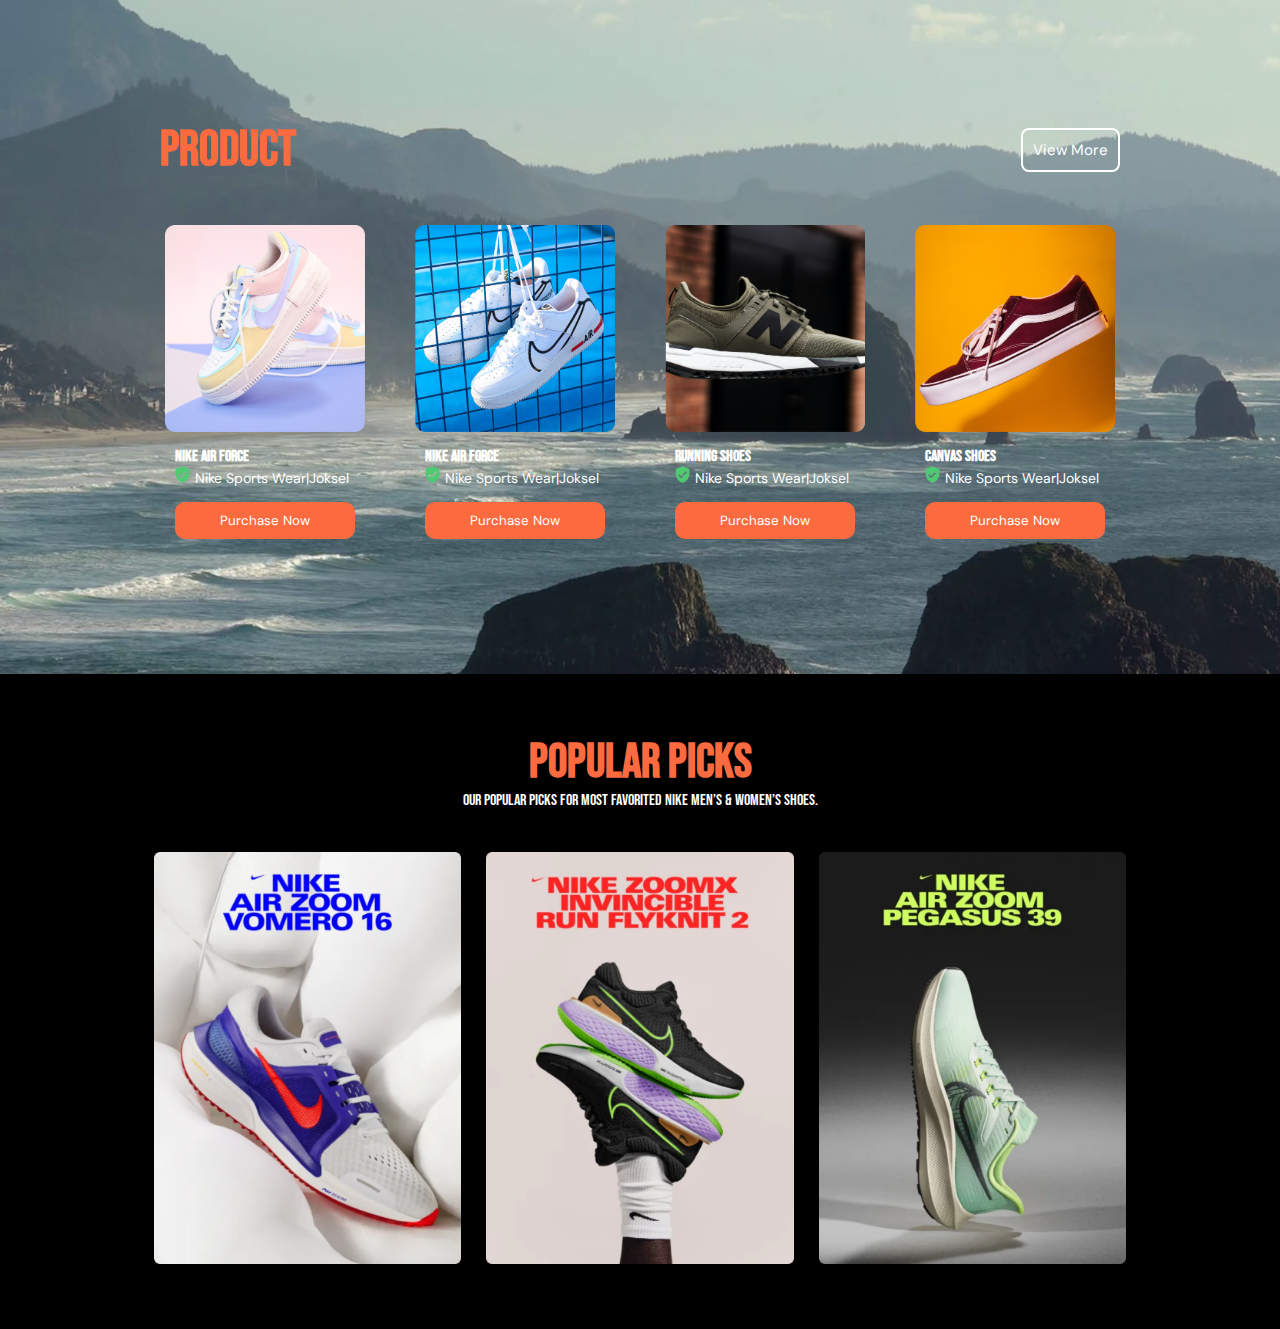
<file: index-rafhi.html>
<!DOCTYPE html>
<html lang="en">

<head>
    <meta charset="UTF-8">
    <meta http-equiv="X-UA-Compatible" content="IE=edge">
    <meta name="viewport" content="width=device-width, initial-scale=1.0">

    <!-- Website -->
    <title>Parralax Website</title>
    <link rel="icon" href="Assets/logo.png" type="image/x-icon" />
    <!-- CSS -->
    <link rel="stylesheet" href="style-rafhi.css">
</head>

<body>

    <section class="product">
        <div class="product-head">
            <div class="container">
                <h1>PRODUCT</h1>
                <div class="btn">
                    <a href="">View More</a>
                </div>
            </div>
        </div>
        
        <div class="row">
            <div class="card">
                <img src="Assets/card1.png" alt="" style="width: 200px;">
                <div class="product-desc">
                    <h4><b>NIKE AIR FORCE</b></h4>
                    <p><img src="Assets/Vector.svg" alt="" style="width: 15px;">Nike Sports Wear|Joksel</p>
                    <button>Purchase Now</button>
                </div>
            </div>
            <div class="card">
                <img src="Assets/card2.png" alt="" style="width: 200px;">
                <div class="product-desc">
                    <h4><b>NIKE AIR FORCE</b></h4>
                    <p><img src="Assets/Vector.svg" alt="" style="width: 15px;">Nike Sports Wear|Joksel</p>
                    <button>Purchase Now</button>
                </div>
            </div>
            <div class="card">
                <img src="Assets/card3.png" alt="" style="width: 200px;">
                <div class="product-desc">
                    <h4><b>RUNNING SHOES</b></h4>
                    <p><img src="Assets/Vector.svg" alt="" style="width: 15px;">Nike Sports Wear|Joksel</p>
                    <button>Purchase Now</button>
                </div>
            </div>
            <div class="card">
                <img src="Assets/card4.png" alt="" style="width: 200px;">
                <div class="product-desc">
                    <h4><b>CANVAS SHOES</b></h4>
                    <p><img src="Assets/Vector.svg" alt="" style="width: 15px;">Nike Sports Wear|Joksel</p>
                    <button>Purchase Now</button>
                </div>
            </div>
        </div> 
    </section>

    <section class="popular">
        <div class="container">
            <article>
                <div>
                    <h1>POPULAR PICKS</h1>
                    <p>
                        Our popular picks for most favorited Nike Men’s & Women’s shoes.
                    </p>
                </div>
            </article>
            <div class="popular-lists">
                <figure>
                    <img src="Assets/cardproduct1.png" alt="" />
                </figure>
                <figure>
                    <img src="Assets/cardproduct2.png" alt="" />
                </figure>
                <figure>
                    <img src="Assets/cardproduct3.png" alt="" />
                </figure>
            </div>
        </div>
    </section>

    <script src="js/script.js"></script>
</body>

</html>
</file>
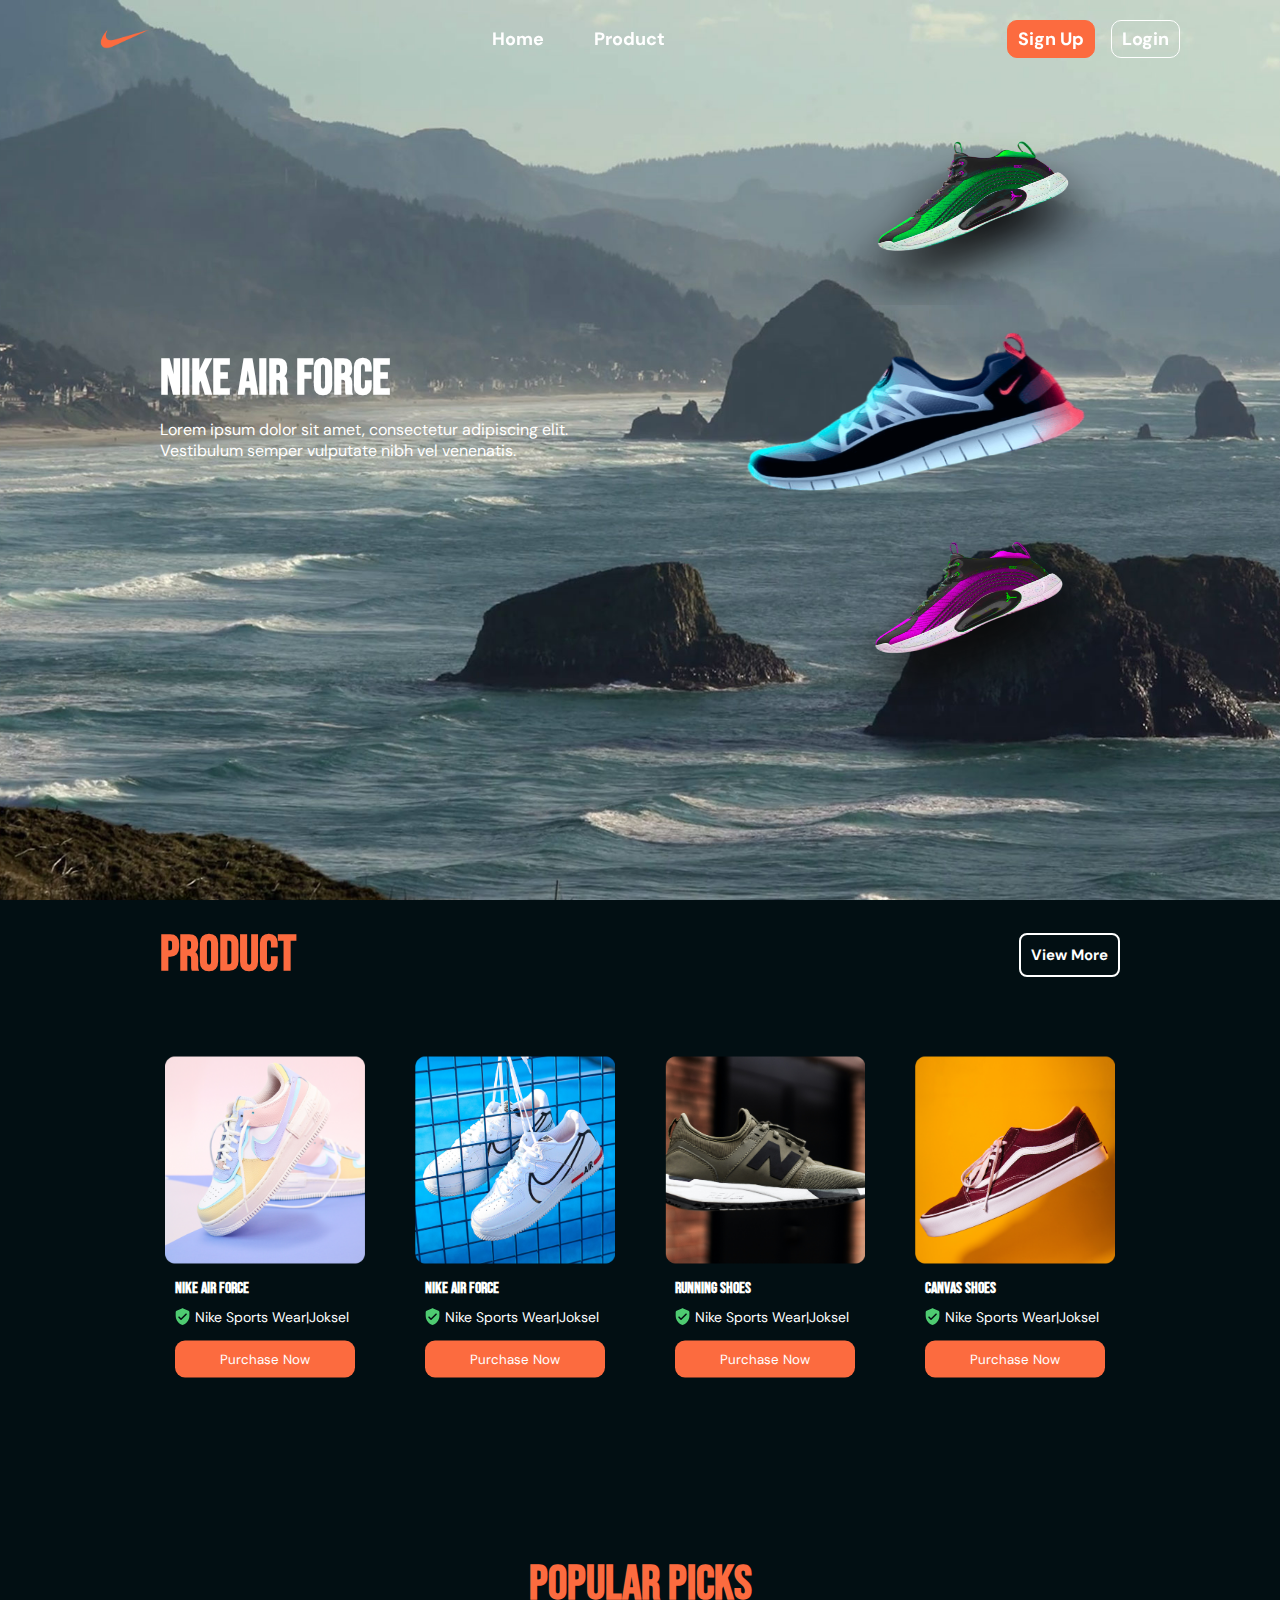
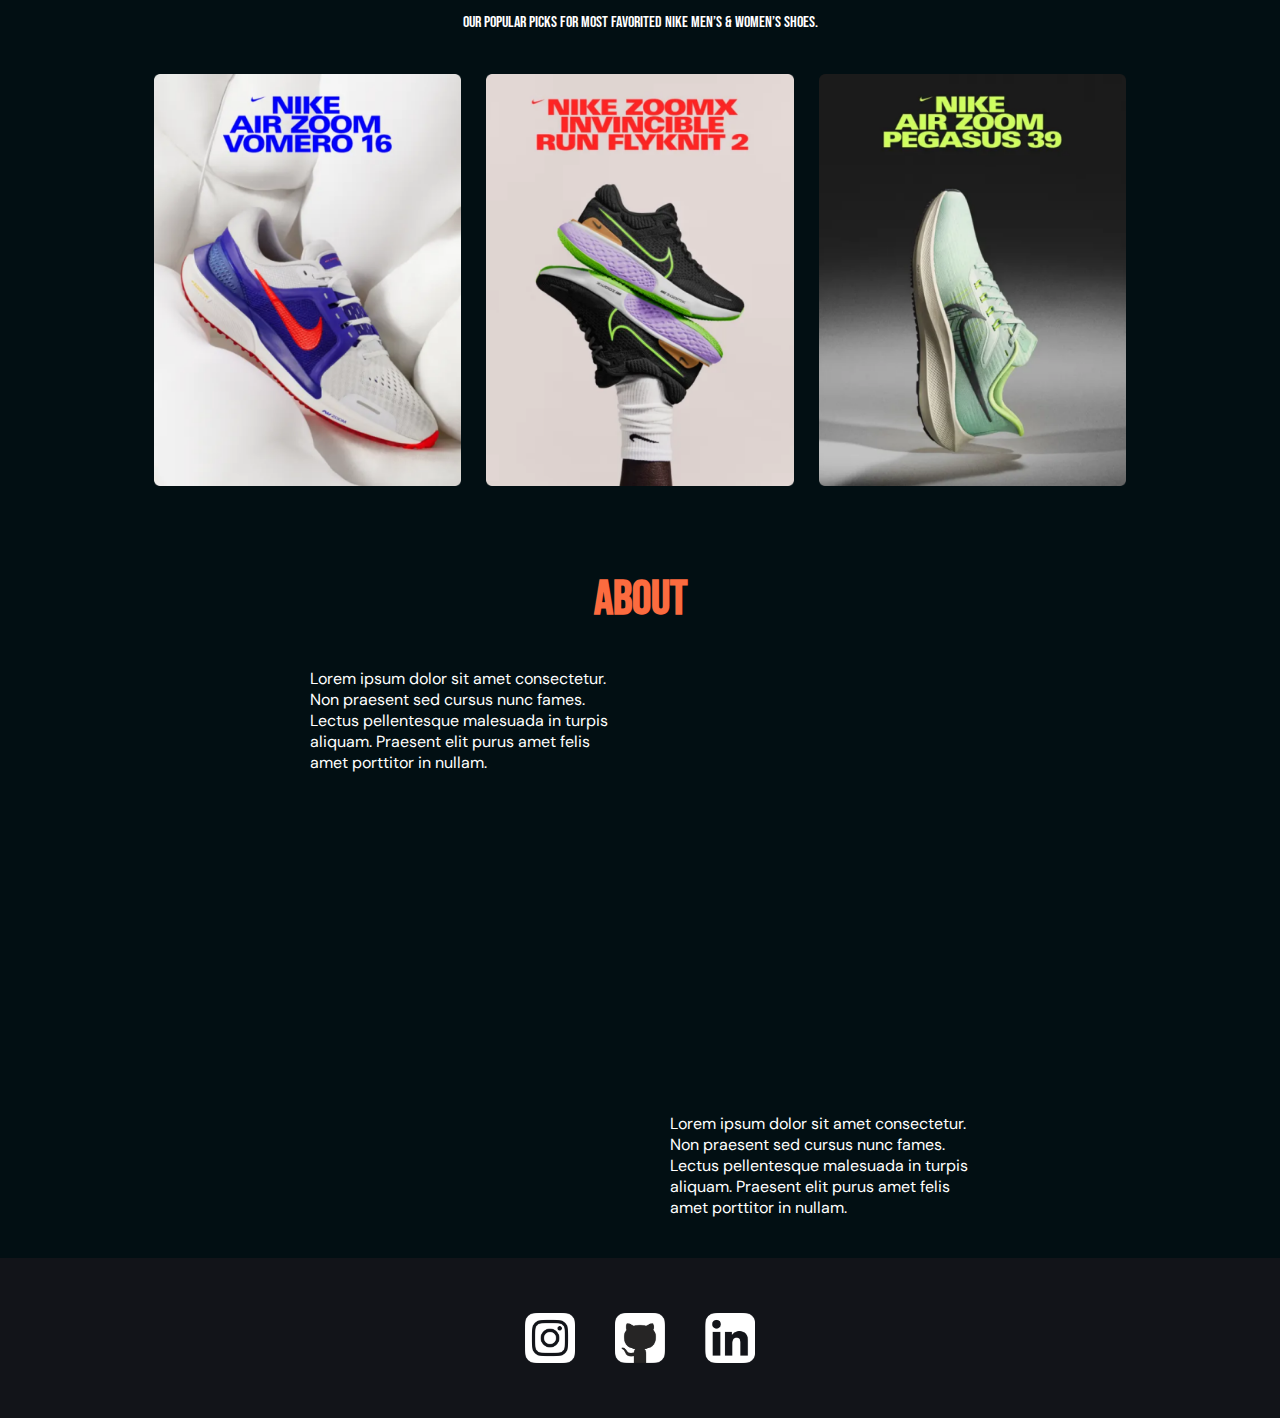
<file: product.html>
<!DOCTYPE html>
<html lang="en">
  <head>
    <meta charset="UTF-8" />
    <meta http-equiv="X-UA-Compatible" content="IE=edge" />
    <meta name="viewport" content="width=device-width, initial-scale=1.0" />

    <!-- Website -->
    <title>Toko Sepatu</title>
    <link rel="icon" href="Assets/logo.png" type="image/x-icon" />
    <!-- CSS -->
    <link rel="stylesheet" href="product.css" />
  </head>
  <body>
    <!-- Navbar -->
    <section class="home-product">
      <div class="container">
        <div class="header">
          <img src="Assets/logo.png" class="logo" alt="logo" />
          <nav>
            <ul class="nav_links">
              <li><a href="index.html">Home</a></li>
              <li><a href="product.html">Product</a></li>
            </ul>
          </nav>
          <div class="btn">
            <a class="btn-signUp" href="#"><button>Sign Up</button></a>
            <a class="btn-login" href="#"><button>Login</button></a>
          </div>
        </div>
      </div>
    </section>

    <!-- Main Section -->
    <section class="main-product parallax-bg">
      <div class="main-product-container">
        <div class="main-text">
          <h1>NIKE AIR FORCE</h1>
          <p>Lorem ipsum dolor sit amet, consectetur adipiscing elit. Vestibulum semper vulputate nibh vel venenatis.</p>
        </div>
        <div class="main-content">
          <img src="Assets/product3.png" alt="" style="width: 450px; height: 200px" class="blurable-image" />
          <img src="Assets/product1.png" alt="" style="width: 450px; height: 200px" class="blurable-image" />
          <img src="Assets/product2.png" alt="" style="width: 450px; height: 200px" class="blurable-image" />
        </div>
      </div>
    </section>

    <!-- Product Section -->
    <section class="product parallax-bg">
      <div class="product-head">
        <div class="container">
          <h1>PRODUCT</h1>
          <div class="btn">
            <a href="">View More</a>
          </div>
        </div>
      </div>

      <div class="row">
        <div class="card">
          <img src="Assets/card1.png" alt="" style="width: 200px" />
          <div class="product-desc">
            <h4><b>NIKE AIR FORCE</b></h4>
            <p><img src="Assets/Vector.svg" alt="" style="width: 15px" />Nike Sports Wear|Joksel</p>
            <button>Purchase Now</button>
          </div>
        </div>
        <div class="card">
          <img src="Assets/card2.png" alt="" style="width: 200px" />
          <div class="product-desc">
            <h4><b>NIKE AIR FORCE</b></h4>
            <p><img src="Assets/Vector.svg" alt="" style="width: 15px" />Nike Sports Wear|Joksel</p>
            <button>Purchase Now</button>
          </div>
        </div>
        <div class="card">
          <img src="Assets/card3.png" alt="" style="width: 200px" />
          <div class="product-desc">
            <h4><b>RUNNING SHOES</b></h4>
            <p><img src="Assets/Vector.svg" alt="" style="width: 15px" />Nike Sports Wear|Joksel</p>
            <button>Purchase Now</button>
          </div>
        </div>
        <div class="card">
          <img src="Assets/card4.png" alt="" style="width: 200px" />
          <div class="product-desc">
            <h4><b>CANVAS SHOES</b></h4>
            <p><img src="Assets/Vector.svg" alt="" style="width: 15px" />Nike Sports Wear|Joksel</p>
            <button>Purchase Now</button>
          </div>
        </div>
      </div>
    </section>

    <!-- Popular Section -->
    <section class="popular">
      <div class="container">
        <article>
          <div>
            <h1>POPULAR PICKS</h1>
            <p>Our popular picks for most favorited Nike Men’s & Women’s shoes.</p>
          </div>
        </article>
        <div class="popular-lists">
          <figure>
            <img src="Assets/cardproduct1.png" alt="" />
          </figure>
          <figure>
            <img src="Assets/cardproduct2.png" alt="" />
          </figure>
          <figure>
            <img src="Assets/cardproduct3.png" alt="" />
          </figure>
        </div>
      </div>
    </section>

    <section class="about">
      <h1>ABOUT</h1>
      <div class="about-flex">
        <div class="content1">
          <div class="about-desc">
            <p>Lorem ipsum dolor sit amet consectetur. Non praesent sed cursus nunc fames. Lectus pellentesque malesuada in turpis aliquam. Praesent elit purus amet felis amet porttitor in nullam.</p>

            <div class="card">
              <img src="Assets/productAbout1.jpg" alt="" style="width: 280px; margin-top: 20px" />
            </div>
          </div>
        </div>

        <div class="content2">
          <div class="card2">
            <img src="Assets/productAbout2.jpg" alt="" style="width: 280px; margin-bottom: 20px" />

            <div class="about-desc2">
              <p>Lorem ipsum dolor sit amet consectetur. Non praesent sed cursus nunc fames. Lectus pellentesque malesuada in turpis aliquam. Praesent elit purus amet felis amet porttitor in nullam.</p>
            </div>
          </div>
        </div>
      </div>
    </section>

    <section class="footer">
      <img src="Assets/instagram.png" alt="" />
      <img src="Assets/Github.png" alt="" />
      <img src="Assets/Linkedin.png" alt="" />
    </section>

    <script src="js/product.js"></script>
  </body>
</html>
</file>
<file: style-rafhi.css>
@import url('https://fonts.googleapis.com/css2?family=Bebas+Neue&family=DM+Sans:opsz,wght@9..40,400;9..40,500;9..40,600&display=swap');

:root {

    /* color */
    --orange: #FC6B3F;
    --text: #ffffff;
    --black: black;


    /* font-size */
    --heading1: 48px;
    --paragraph1: 20px;

    /* font-family */
    --font-bebas: "Bebas Neue";
    --font-dm: "DM Sans";
}

* {
    margin: 0;
    padding: 0;
    box-sizing: border-box;
    color: var(--text);
}

body{
    Background-color: var(--black);
    overflow-x: hidden;
    font-family: var(--font-bebas);
}


/* PAGE 2 */
/* Product */
.product {
  padding: 100px;
  background-image: url('Assets/background1.jpg');
  background-size: cover;
  background-position: center;
  background-attachment: fixed;
  background-position: center;
  background-size: cover;
}

.product .product-head {
  display: flex;
  align-items: center;
  justify-content: center;
}

.product .container {
  display: flex;
  justify-content: space-between;
  max-width: 1000px;
  width: 100%;
  padding: 20px;
  box-sizing: border-box;
}

.product .container h1 {
  font-size: 50px;
  color: var(--orange);
}

.product .container .btn {
  margin: 20px 0 0 0;
}

.product .container a {
  border: 2px solid;
  border-radius: 8px;
  padding: 10px;
  text-decoration: none;
  font-family: var(--font-dm);
  font-size: 15px;
}

.product .row {
  display: flex;
  align-items: center;
  justify-content: center;
  margin: auto;
  width: 1000px;
}

.card {
  margin: 25px;
}

.card img {
  width: 100%;
  height: auto;
}

.product-desc {
  padding: 10px;
  text-align: left;
}

.product-desc h4 {
  margin: 0;
}

.product-desc p {
  margin-bottom: 15px;
  font-size: 14px;
  font-family: var(--font-dm);
}

.product-desc p img {
  margin-right: 5px;
}

button {
  background-color: #FC6B3F;
  color: white;
  padding: 10px;
  border: none;
  cursor: pointer;
  width: 100%;
  border-radius: 10px;
  transition: background-color 0.3s ease-in-out;
  font-family: var(--font-dm);
}

button:hover {
  background-color: #45a049;
}

/* PUPULAR PICKS */
.popular {
  display: flex;
  justify-content: center;
  padding: 60px 60px;
}
.popular .container {
  width: 100%;
  display: flex;
  flex-direction: column;
  align-items: center;
  gap: 42px;
}

.popular article h1{
  display: flex;
  font-size: var(--heading1);
  color: var(--orange);
  flex-direction: column;
  align-items: center;
  gap: 42px;
}

.popular .popular-lists {
  display: flex;
  gap: 25px;
}

.popular .popular-lists img {
  height: 412px;
  width: auto;
}
</file>
<file: product.css>
@import url("https://fonts.googleapis.com/css2?family=Bebas+Neue&family=DM+Sans:opsz,wght@9..40,400;9..40,500;9..40,600&display=swap");

:root {
  /* color */
  --orange: #fc6b3f;
  --text: #ffffff;
  --black: #020f13;

  /* font-size */
  --heading1: 48px;
  --paragraph1: 20px;

  /* font-family */
  --font-bebas: "Bebas Neue";
  --font-dm: "DM Sans";
}

* {
  margin: 0;
  padding: 0;
  box-sizing: border-box;
  color: var(--text);
}

body {
  background-color: var(--black);
  overflow-x: hidden;
  font-family: var(--font-bebas);
}

.parallax-bg {
  background-attachment: fixed;
  background-position: center;
  background-size: cover;
  transition: transform 0.5s ease-in-out;
}

/* NAVBAR */

.header {
  margin: 20px 0;
  display: flex;
  justify-content: space-between;
  align-items: center;
  position: fixed;
  width: 100%;
  padding: 0 100px 0 100px;
  z-index: 1;
}

.header .logo {
  width: 50px;
  height: 20px;
}

.nav_links {
  display: flex;
  list-style: none;
  gap: 50px;
}

.nav_links li a {
  text-decoration: none;
  color: white;
  font-size: 18px;
  font-weight: bold;
  font-family: "DM Sans", sans-serif;
}

.nav_links li a:hover {
  text-decoration: underline;
}

.header .btn {
  display: flex;
  gap: 16px;
}

.btn .btn-signUp button {
  background-color: #fc6b3f;
  padding: 6px 10px 6px 10px;
  border-radius: 10px;
  border: 1px #fc6b3f solid;
  color: white;
  font-size: 18px;
  font-family: "DM Sans", sans-serif;
  font-weight: bold;
  cursor: pointer;
}

.btn .btn-signUp button:hover {
  background-color: white;
  color: black;
  border: 1px white solid;
}

.btn .btn-login button {
  background: none;
  padding: 6px 10px 6px 10px;
  border-radius: 10px;
  border: 1px white solid;
  color: white;
  font-size: 18px;
  font-family: "DM Sans", sans-serif;
  font-weight: bold;
  cursor: pointer;
}

.btn .btn-login button:hover {
  background-color: #fc6b3f;
  color: white;
  border: 1px #fc6b3f solid;
  border-radius: 10px;
}

/* PAGE 1 */
/* Main Section */
.main-product {
  padding: 100px;
  background-image: url("Assets/background1.jpg");
  background-size: cover;
  background-position: center;
  position: relative;
  text-align: start;
}

.main-product-container {
  display: flex;
  max-width: 1000px;
  width: 100%;
  margin: 0 auto;
  margin-top: 5px;
}

.main-text {
  display: flex;
  flex-direction: column;
  justify-content: center;
  padding: 20px;
}

.main-text h1 {
  font-family: var(--font-bebas);
  font-size: 50px;
  margin-bottom: 10px;
}

.main-text p {
  font-family: var(--font-dm);
  width: 450px;
  margin: 0 auto;
}

.main-content {
  display: flex;
  flex-direction: column;
  align-items: end;
  margin-left: auto;
}

.blurable-image {
  transition: 0.5s ease-in-out, transform 0.5s ease-in-out;
}

.blurable-image:hover {
  transform: scale(1.1);
}

/* PAGE 2 */
/* Product Section */
.product {
  padding: 100px;
  background-image: url("Assets/background1.jpg");
  background-size: cover;
  background-position: center;
  background-attachment: fixed;
}

.product .product-head {
  display: flex;
  align-items: center;
  justify-content: center;
}

.product .container {
  display: flex;
  justify-content: space-between;
  max-width: 1000px;
  width: 100%;
  padding: 20px;
  box-sizing: border-box;
  margin-bottom: 10px;
}

.product .container h1 {
  font-size: 50px;
  color: var(--orange);
}

.product .container .btn {
  margin: 20px 0 0 0;
}

.product .container a {
  border: 2px solid;
  border-radius: 8px;
  padding: 10px;
  text-decoration: none;
  font-family: var(--font-dm);
  font-weight: bold;
  font-size: 15px;
}

.product-head .btn a:hover {
  background-color: var(--orange);
  border: 2px solid var(--orange);
}

.product .row {
  display: flex;
  align-items: center;
  justify-content: center;
  margin: auto;
  width: 1000px;
}

.product .row .card {
  margin: 25px;
}

.product .row .card {
  width: 100%;
  height: auto;
  transform: translateY(5%);
  transition: transform 0.5s ease-in-out;
}

.product .row .card:hover {
  transform: translateY(0);
  transform: scale(1.1);
}

.product-desc {
  padding: 10px;
  text-align: left;
}

.product-desc h4 {
  margin: 0;
  font-family: var(--font-bebas);
}

.product-desc p {
  display: flex;
  margin-top: 10px;
  margin-bottom: 15px;
  font-size: 14px;
  font-family: var(--font-dm);
}

.product-desc p img {
  margin-right: 5px;
}

.product-desc button {
  background-color: #fc6b3f;
  color: white;
  padding: 10px;
  border: none;
  cursor: pointer;
  width: 100%;
  border-radius: 10px;
  transition: background-color 0.3s ease-in-out;
  font-family: var(--font-dm);
}

.product-desc button:hover {
  background-color: #45a049;
}

/* POPULAR PICKS */
.popular {
  display: flex;
  justify-content: center;
  padding: 60px 60px;
}

.popular .container {
  width: 100%;
  display: flex;
  flex-direction: column;
  align-items: center;
  gap: 42px;
}

.popular article h1 {
  display: flex;
  font-size: var(--heading1);
  color: var(--orange);
  flex-direction: column;
  align-items: center;
  gap: 42px;
}

.popular .popular-lists {
  display: flex;
  gap: 25px;
}

.popular .popular-lists img {
  height: 412px;
  width: auto;
}

/* About */
.about {
  text-align: justify;
  padding: 20px;
  background-image: url("Assets/background4.jpg");
  background-size: cover;
  background-position: center;
  background-attachment: fixed;
}

.about-flex {
  display: flex;
  justify-content: center;
}

.about h1 {
  margin-bottom: 20px;
  text-align: center;
  color: var(--orange);
  font-size: var(--heading1);
}

.content1 {
  display: flex;
  justify-content: center;
  margin-left: -400px;
  padding: 20px;
}

.about-desc {
  text-align: left;
  max-width: 300px;
  font-family: var(--font-dm);
}

.card {
  justify-content: left;
}

.content2 {
  display: flex;
  justify-content: center;
  margin-right: -400px;
  padding: 20px;
}

.about-desc2 {
  width: 300px;
  font-family: var(--font-dm);
  text-align: left;
}

.card2 {
  justify-content: right;
  margin-left: 20px;
}

.about img {
  opacity: 0;
  transform: translateY(20px);
  transition: opacity 0.8s ease, transform 0.9s ease;
  border-radius: 15px;
}

.about img.show {
  opacity: 1;
  transform: translateY(0);
}

/* Footer */
.footer {
  display: flex;
  justify-content: center;
  align-items: center;
  height: 100px;
  gap: 40px;
  background-color: rgb(18, 20, 25);
  padding: 5rem;
}

.footer img {
  width: 50px;
  height: 50px;
}
</file>
